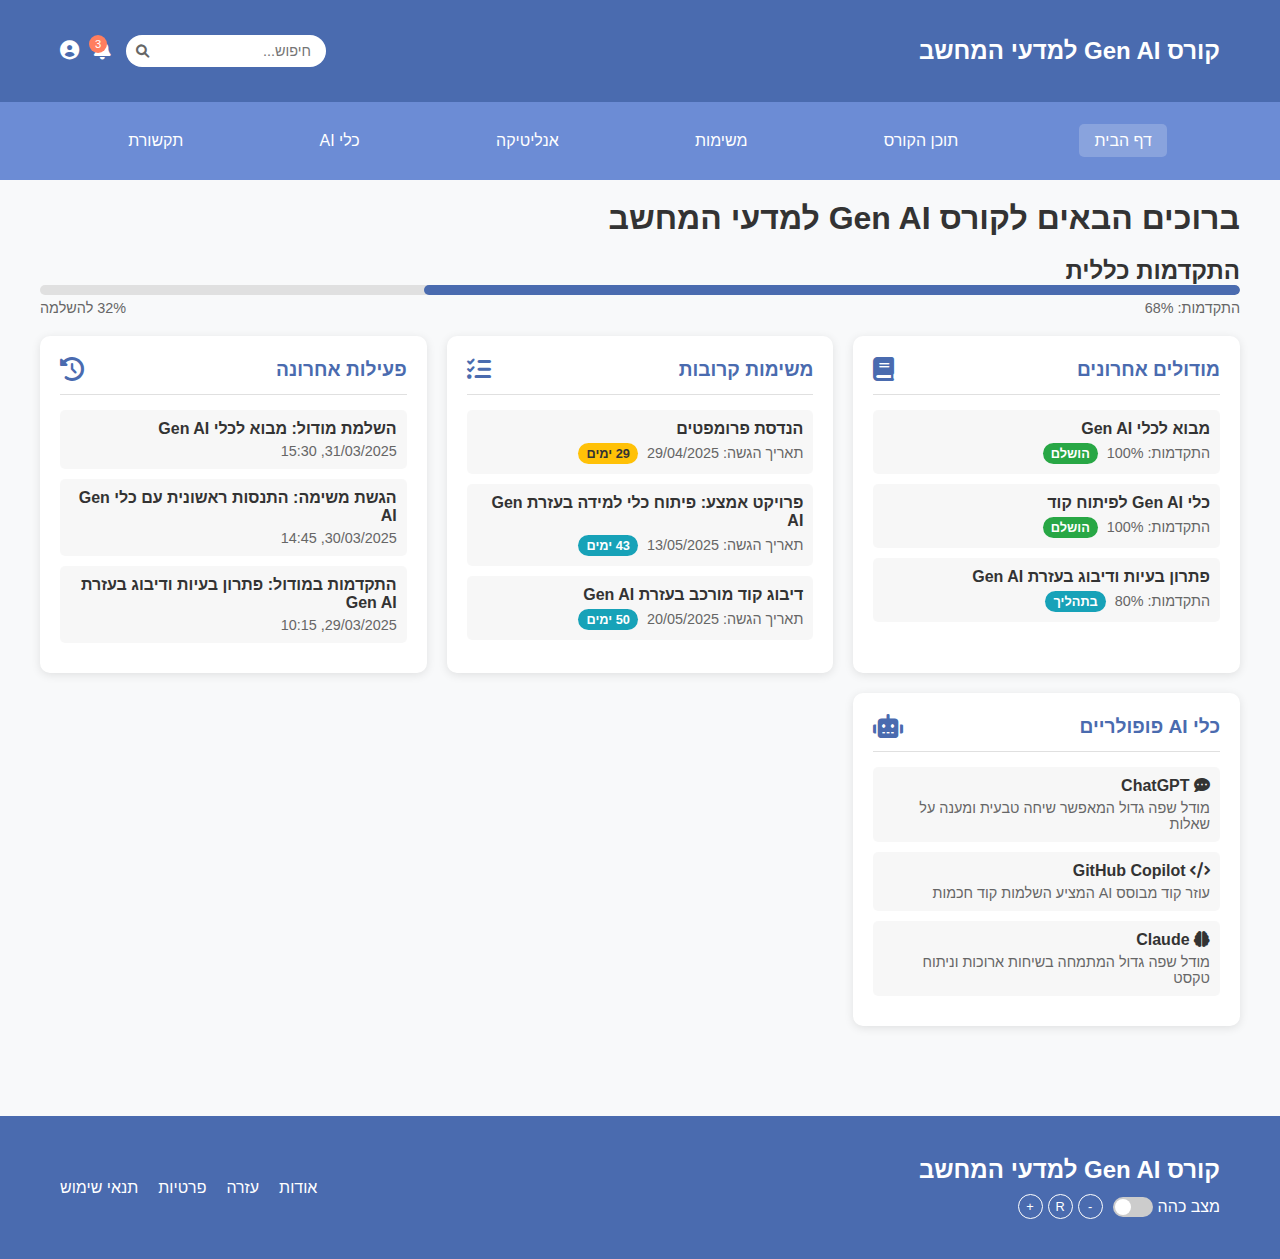
<file: index.html>
<!DOCTYPE html>
<html lang="he" dir="rtl">
<head>
  <base href="./">
    <meta charset="UTF-8">
    <meta name="viewport" content="width=device-width, initial-scale=1.0">
    <title>קורס אינטראקטיבי לסטודנטים במדעי המחשב על Gen AI</title>
    <link rel="stylesheet" href="https://cdnjs.cloudflare.com/ajax/libs/font-awesome/6.0.0/css/all.min.css">
    <style>
        :root {
            --primary-color: #4a6baf;
            --secondary-color: #6c8cd5;
            --accent-color: #ff7e5f;
            --text-color: #333;
            --bg-color: #f8f9fa;
            --card-bg: #ffffff;
            --border-color: #e0e0e0;
            --success-color: #28a745;
            --warning-color: #ffc107;
            --danger-color: #dc3545;
            --info-color: #17a2b8;
        }

        body.dark-theme {
            --primary-color: #5d7fc9;
            --secondary-color: #7d9be0;
            --accent-color: #ff9e7f;
            --text-color: #e0e0e0;
            --bg-color: #1a1a1a;
            --card-bg: #2c2c2c;
            --border-color: #444;
            --success-color: #2ebd4e;
            --warning-color: #ffce3a;
            --danger-color: #e04c59;
            --info-color: #20b2c9;
        }

        * {
            margin: 0;
            padding: 0;
            box-sizing: border-box;
            font-family: 'Segoe UI', Tahoma, Geneva, Verdana, sans-serif;
        }

        body {
            background-color: var(--bg-color);
            color: var(--text-color);
            transition: background-color 0.3s, color 0.3s;
        }

        .container {
            max-width: 1200px;
            margin: 0 auto;
            padding: 20px;
        }

        header {
            background-color: var(--primary-color);
            color: white;
            padding: 15px 0;
            box-shadow: 0 2px 5px rgba(0, 0, 0, 0.1);
        }

        .header-content {
            display: flex;
            justify-content: space-between;
            align-items: center;
        }

        .logo {
            font-size: 1.5rem;
            font-weight: bold;
        }

        .user-controls {
            display: flex;
            align-items: center;
            gap: 15px;
        }

        .search-bar {
            position: relative;
        }

        .search-bar input {
            padding: 8px 15px;
            border-radius: 20px;
            border: none;
            width: 200px;
            font-size: 0.9rem;
        }

        .search-bar button {
            position: absolute;
            left: 10px;
            top: 50%;
            transform: translateY(-50%);
            background: none;
            border: none;
            color: #666;
            cursor: pointer;
        }

        .user-menu-toggle, .notifications-toggle {
            background: none;
            border: none;
            color: white;
            font-size: 1.2rem;
            cursor: pointer;
            position: relative;
        }

        .notification-count {
            position: absolute;
            top: -5px;
            left: -5px;
            background-color: var(--accent-color);
            color: white;
            font-size: 0.7rem;
            width: 18px;
            height: 18px;
            border-radius: 50%;
            display: flex;
            justify-content: center;
            align-items: center;
        }

        nav {
            background-color: var(--secondary-color);
            padding: 10px 0;
        }

        .nav-links {
            display: flex;
            justify-content: space-around;
            list-style: none;
        }

        .nav-link {
            color: white;
            text-decoration: none;
            padding: 8px 15px;
            border-radius: 5px;
            transition: background-color 0.3s;
        }

        .nav-link:hover, .nav-link.active {
            background-color: rgba(255, 255, 255, 0.2);
        }

        .main-content {
            padding: 20px 0;
        }

        .dashboard-grid {
            display: grid;
            grid-template-columns: repeat(auto-fit, minmax(300px, 1fr));
            gap: 20px;
            margin-bottom: 30px;
        }

        .card {
            background-color: var(--card-bg);
            border-radius: 10px;
            box-shadow: 0 2px 10px rgba(0, 0, 0, 0.1);
            padding: 20px;
            transition: transform 0.3s, box-shadow 0.3s;
        }

        .card:hover {
            transform: translateY(-5px);
            box-shadow: 0 5px 15px rgba(0, 0, 0, 0.15);
        }

        .card-header {
            display: flex;
            justify-content: space-between;
            align-items: center;
            margin-bottom: 15px;
            padding-bottom: 10px;
            border-bottom: 1px solid var(--border-color);
        }

        .card-title {
            font-size: 1.2rem;
            font-weight: bold;
            color: var(--primary-color);
        }

        .card-icon {
            font-size: 1.5rem;
            color: var(--primary-color);
        }

        .progress-container {
            margin: 20px 0;
        }

        .progress-bar {
            height: 10px;
            background-color: #e0e0e0;
            border-radius: 5px;
            overflow: hidden;
        }

        .progress-fill {
            height: 100%;
            background-color: var(--primary-color);
            border-radius: 5px;
            transition: width 0.5s;
        }

        .progress-label {
            display: flex;
            justify-content: space-between;
            margin-top: 5px;
            font-size: 0.9rem;
            color: #666;
        }

        .module-list, .assignment-list, .activity-list, .tool-list {
            list-style: none;
        }

        .module-item, .assignment-item, .activity-item, .tool-item {
            padding: 10px;
            margin-bottom: 10px;
            border-radius: 5px;
            background-color: rgba(0, 0, 0, 0.03);
            transition: background-color 0.3s;
        }

        .module-item:hover, .assignment-item:hover, .activity-item:hover, .tool-item:hover {
            background-color: rgba(0, 0, 0, 0.05);
        }

        .module-title, .assignment-title, .activity-title, .tool-title {
            font-weight: bold;
            margin-bottom: 5px;
        }

        .module-progress, .assignment-due, .activity-time, .tool-description {
            font-size: 0.9rem;
            color: #666;
        }

        .badge {
            display: inline-block;
            padding: 3px 8px;
            border-radius: 12px;
            font-size: 0.8rem;
            font-weight: bold;
            margin-right: 5px;
        }

        .badge-success {
            background-color: var(--success-color);
            color: white;
        }

        .badge-warning {
            background-color: var(--warning-color);
            color: #333;
        }

        .badge-danger {
            background-color: var(--danger-color);
            color: white;
        }

        .badge-info {
            background-color: var(--info-color);
            color: white;
        }

        footer {
            background-color: var(--primary-color);
            color: white;
            padding: 20px 0;
            margin-top: 40px;
        }

        .footer-content {
            display: flex;
            justify-content: space-between;
            align-items: center;
        }

        .footer-links {
            display: flex;
            gap: 20px;
        }

        .footer-link {
            color: white;
            text-decoration: none;
        }

        .footer-link:hover {
            text-decoration: underline;
        }

        .accessibility-controls {
            display: flex;
            gap: 10px;
            align-items: center;
            margin-top: 10px;
        }

        .theme-toggle {
            display: flex;
            align-items: center;
            gap: 5px;
        }

        .theme-toggle label {
            position: relative;
            display: inline-block;
            width: 40px;
            height: 20px;
        }

        .theme-toggle input {
            opacity: 0;
            width: 0;
            height: 0;
        }

        .slider {
            position: absolute;
            cursor: pointer;
            top: 0;
            left: 0;
            right: 0;
            bottom: 0;
            background-color: #ccc;
            transition: .4s;
            border-radius: 20px;
        }

        .slider:before {
            position: absolute;
            content: "";
            height: 16px;
            width: 16px;
            left: 2px;
            bottom: 2px;
            background-color: white;
            transition: .4s;
            border-radius: 50%;
        }

        input:checked + .slider {
            background-color: var(--accent-color);
        }

        input:checked + .slider:before {
            transform: translateX(20px);
        }

        .font-size-controls {
            display: flex;
            gap: 5px;
        }

        .font-size-btn {
            background: none;
            border: 1px solid white;
            color: white;
            width: 25px;
            height: 25px;
            border-radius: 50%;
            display: flex;
            justify-content: center;
            align-items: center;
            cursor: pointer;
            font-size: 0.8rem;
        }

        .loading-indicator {
            position: fixed;
            top: 0;
            left: 0;
            right: 0;
            bottom: 0;
            background-color: rgba(0, 0, 0, 0.5);
            display: flex;
            justify-content: center;
            align-items: center;
            z-index: 1000;
            display: none;
        }

        .loading-indicator.active {
            display: flex;
        }

        .spinner {
            width: 50px;
            height: 50px;
            border: 5px solid rgba(255, 255, 255, 0.3);
            border-radius: 50%;
            border-top-color: white;
            animation: spin 1s ease-in-out infinite;
        }

        @keyframes spin {
            to { transform: rotate(360deg); }
        }

        .error-container, .success-container {
            position: fixed;
            top: 20px;
            right: 20px;
            padding: 15px 20px;
            border-radius: 5px;
            color: white;
            z-index: 1000;
            display: none;
            max-width: 300px;
            box-shadow: 0 3px 10px rgba(0, 0, 0, 0.2);
        }

        .error-container {
            background-color: var(--danger-color);
        }

        .success-container {
            background-color: var(--success-color);
        }

        .error-container.active, .success-container.active {
            display: block;
            animation: fadeIn 0.3s, fadeOut 0.3s 2.7s;
        }

        @keyframes fadeIn {
            from { opacity: 0; transform: translateY(-20px); }
            to { opacity: 1; transform: translateY(0); }
        }

        @keyframes fadeOut {
            from { opacity: 1; transform: translateY(0); }
            to { opacity: 0; transform: translateY(-20px); }
        }

        @media (max-width: 768px) {
            .header-content, .nav-links {
                flex-direction: column;
                gap: 10px;
            }

            .user-controls {
                width: 100%;
                justify-content: space-between;
            }

            .search-bar input {
                width: 100%;
            }

            .dashboard-grid {
                grid-template-columns: 1fr;
            }

            .footer-content {
                flex-direction: column;
                gap: 20px;
            }
        }
    </style>
</head>
<body>
    <div class="loading-indicator">
        <div class="spinner"></div>
    </div>
    <div class="error-container"></div>
    <div class="success-container"></div>

    <header>
        <div class="container">
            <div class="header-content">
                <div class="logo">קורס Gen AI למדעי המחשב</div>
                <div class="user-controls">
                    <div class="search-bar">
                        <input type="text" id="search-input" placeholder="חיפוש...">
                        <button id="search-button"><i class="fas fa-search"></i></button>
                    </div>
                    <button class="notifications-toggle">
                        <i class="fas fa-bell"></i>
                        <span class="notification-count">3</span>
                    </button>
                    <button class="user-menu-toggle">
                        <i class="fas fa-user-circle"></i>
                    </button>
                </div>
            </div>
        </div>
    </header>

    <nav>
        <div class="container">
            <ul class="nav-links">
                <li><a href="#" class="nav-link active" data-page="dashboard">דף הבית</a></li>
                <li><a href="#" class="nav-link" data-page="course-content">תוכן הקורס</a></li>
                <li><a href="#" class="nav-link" data-page="assignments">משימות</a></li>
                <li><a href="#" class="nav-link" data-page="analytics">אנליטיקה</a></li>
                <li><a href="#" class="nav-link" data-page="ai-tools">כלי AI</a></li>
                <li><a href="#" class="nav-link" data-page="communication">תקשורת</a></li>
            </ul>
        </div>
    </nav>

    <main class="container main-content">
        <h1>ברוכים הבאים לקורס Gen AI למדעי המחשב</h1>
        
        <div class="progress-container">
            <h2>התקדמות כללית</h2>
            <div class="progress-bar">
                <div class="progress-fill" style="width: 68%;"></div>
            </div>
            <div class="progress-label">
                <span>התקדמות: 68%</span>
                <span>32% להשלמה</span>
            </div>
        </div>

        <div class="dashboard-grid">
            <div class="card">
                <div class="card-header">
                    <h2 class="card-title">מודולים אחרונים</h2>
                    <div class="card-icon"><i class="fas fa-book"></i></div>
                </div>
                <ul class="module-list">
                    <li class="module-item">
                        <div class="module-title">מבוא לכלי Gen AI</div>
                        <div class="module-progress">התקדמות: 100% <span class="badge badge-success">הושלם</span></div>
                    </li>
                    <li class="module-item">
                        <div class="module-title">כלי Gen AI לפיתוח קוד</div>
                        <div class="module-progress">התקדמות: 100% <span class="badge badge-success">הושלם</span></div>
                    </li>
                    <li class="module-item">
                        <div class="module-title">פתרון בעיות ודיבוג בעזרת Gen AI</div>
                        <div class="module-progress">התקדמות: 80% <span class="badge badge-info">בתהליך</span></div>
                    </li>
                </ul>
            </div>

            <div class="card">
                <div class="card-header">
                    <h2 class="card-title">משימות קרובות</h2>
                    <div class="card-icon"><i class="fas fa-tasks"></i></div>
                </div>
                <ul class="assignment-list">
                    <li class="assignment-item">
                        <div class="assignment-title">הנדסת פרומפטים</div>
                        <div class="assignment-due">תאריך הגשה: 29/04/2025 <span class="badge badge-warning">29 ימים</span></div>
                    </li>
                    <li class="assignment-item">
                        <div class="assignment-title">פרויקט אמצע: פיתוח כלי למידה בעזרת Gen AI</div>
                        <div class="assignment-due">תאריך הגשה: 13/05/2025 <span class="badge badge-info">43 ימים</span></div>
                    </li>
                    <li class="assignment-item">
                        <div class="assignment-title">דיבוג קוד מורכב בעזרת Gen AI</div>
                        <div class="assignment-due">תאריך הגשה: 20/05/2025 <span class="badge badge-info">50 ימים</span></div>
                    </li>
                </ul>
            </div>

            <div class="card">
                <div class="card-header">
                    <h2 class="card-title">פעילות אחרונה</h2>
                    <div class="card-icon"><i class="fas fa-history"></i></div>
                </div>
                <ul class="activity-list">
                    <li class="activity-item">
                        <div class="activity-title">השלמת מודול: מבוא לכלי Gen AI</div>
                        <div class="activity-time">31/03/2025, 15:30</div>
                    </li>
                    <li class="activity-item">
                        <div class="activity-title">הגשת משימה: התנסות ראשונית עם כלי Gen AI</div>
                        <div class="activity-time">30/03/2025, 14:45</div>
                    </li>
                    <li class="activity-item">
                        <div class="activity-title">התקדמות במודול: פתרון בעיות ודיבוג בעזרת Gen AI</div>
                        <div class="activity-time">29/03/2025, 10:15</div>
                    </li>
                </ul>
            </div>

            <div class="card">
                <div class="card-header">
                    <h2 class="card-title">כלי AI פופולריים</h2>
                    <div class="card-icon"><i class="fas fa-robot"></i></div>
                </div>
                <ul class="tool-list">
                    <li class="tool-item">
                        <div class="tool-title"><i class="fas fa-comment-dots"></i> ChatGPT</div>
                        <div class="tool-description">מודל שפה גדול המאפשר שיחה טבעית ומענה על שאלות</div>
                    </li>
                    <li class="tool-item">
                        <div class="tool-title"><i class="fas fa-code"></i> GitHub Copilot</div>
                        <div class="tool-description">עוזר קוד מבוסס AI המציע השלמות קוד חכמות</div>
                    </li>
                    <li class="tool-item">
                        <div class="tool-title"><i class="fas fa-brain"></i> Claude</div>
                        <div class="tool-description">מודל שפה גדול המתמחה בשיחות ארוכות וניתוח טקסט</div>
                    </li>
                </ul>
            </div>
        </div>
    </main>

    <footer>
        <div class="container">
            <div class="footer-content">
                <div>
                    <div class="logo">קורס Gen AI למדעי המחשב</div>
                    <div class="accessibility-controls">
                        <div class="theme-toggle">
                            <span>מצב כהה</span>
                            <label>
                                <input type="checkbox" id="theme-toggle">
                                <span class="slider"></span>
                            </label>
                        </div>
                        <div class="font-size-controls">
                            <button class="font-size-btn" id="decrease-font">-</button>
                            <button class="font-size-btn" id="reset-font">R</button>
                            <button class="font-size-btn" id="increase-font">+</button>
                        </div>
                    </div>
                </div>
                <div class="footer-links">
                    <a href="#" class="footer-link">אודות</a>
                    <a href="#" class="footer-link">עזרה</a>
                    <a href="#" class="footer-link">פרטיות</a>
                    <a href="#" class="footer-link">תנאי שימוש</a>
                </div>
            </div>
        </div>
    </footer>

    <script>
        // Theme toggle functionality
        const themeToggle = document.getElementById('theme-toggle');
        themeToggle.addEventListener('change', () => {
            document.body.classList.toggle('dark-theme');
            localStorage.setItem('darkTheme', themeToggle.checked);
        });

        // Check for saved theme preference
        const savedTheme = localStorage.getItem('darkTheme');
        if (savedTheme === 'true') {
            document.body.classList.add('dark-theme');
            themeToggle.checked = true;
        }

        // Font size controls
        const increaseFontBtn = document.getElementById('increase-font');
        const decreaseFontBtn = document.getElementById('decrease-font');
        const resetFontBtn = document.getElementById('reset-font');

        // Set initial font size based on saved preference
        const savedFontSize = localStorage.getItem('fontSize');
        if (savedFontSize) {
            document.documentElement.style.fontSize = savedFontSize;
        }

        increaseFontBtn.addEventListener('click', () => {
            const currentSize = parseFloat(getComputedStyle(document.documentElement).fontSize);
            const newSize = currentSize * 1.1;
            document.documentElement.style.fontSize = `${newSize}px`;
            localStorage.setItem('fontSize', `${newSize}px`);
        });

        decreaseFontBtn.addEventListener('click', () => {
            const currentSize = parseFloat(getComputedStyle(document.documentElement).fontSize);
            const newSize = currentSize * 0.9;
            document.documentElement.style.fontSize = `${newSize}px`;
            localStorage.setItem('fontSize', `${newSize}px`);
        });

        resetFontBtn.addEventListener('click', () => {
            document.documentElement.style.fontSize = '16px';
            localStorage.removeItem('fontSize');
        });

        // Navigation
        const navLinks = document.querySelectorAll('.nav-link');
        navLinks.forEach(link => {
            link.addEventListener('click', (e) => {
                e.preventDefault();
                
                // Remove active class from all links
                navLinks.forEach(l => l.classList.remove('active'));
                
                // Add active class to clicked link
                link.classList.add('active');
                
                // In a real application, this would load the corresponding page content
                const page = link.dataset.page;
                console.log(`Navigating to ${page}`);
                
                // Show success message for demonstration
                showSuccessMessage(`עברת לעמוד ${page}`);
            });
        });

        // Show error message
        function showErrorMessage(message) {
            const errorContainer = document.querySelector('.error-container');
            errorContainer.textContent = message;
            errorContainer.classList.add('active');
            
            setTimeout(() => {
                errorContainer.classList.remove('active');
            }, 3000);
        }

        // Show success message
        function showSuccessMessage(message) {
            const successContainer = document.querySelector('.success-container');
            successContainer.textContent = message;
            successContainer.classList.add('active');
            
            setTimeout(() => {
                successContainer.classList.remove('active');
            }, 3000);
        }

        // Search functionality (simplified for demonstration)
        const searchInput = document.getElementById('search-input');
        const searchButton = document.getElementById('search-button');
        
        searchButton.addEventListener('click', () => {
            const query = searchInput.value.trim();
            if (query) {
                showSuccessMessage(`חיפוש: ${query}`);
                searchInput.value = '';
            }
        });
        
        searchInput.addEventListener('keydown', (e) => {
            if (e.key === 'Enter') {
                const query = searchInput.value.trim();
                if (query) {
                    showSuccessMessage(`חיפוש: ${query}`);
                    searchInput.value = '';
                }
            }
        });

        // Notifications toggle (simplified for demonstration)
        const notificationsToggle = document.querySelector('.notifications-toggle');
        notificationsToggle.addEventListener('click', () => {
            showSuccessMessage('הצגת התראות');
        });

        // User menu toggle (simplified for demonstration)
        const userMenuToggle = document.querySelector('.user-menu-toggle');
        userMenuToggle.addEventListener('click', () => {
            showSuccessMessage('הצגת תפריט משתמש');
        });
    </script>
</body>
</html>
</file>
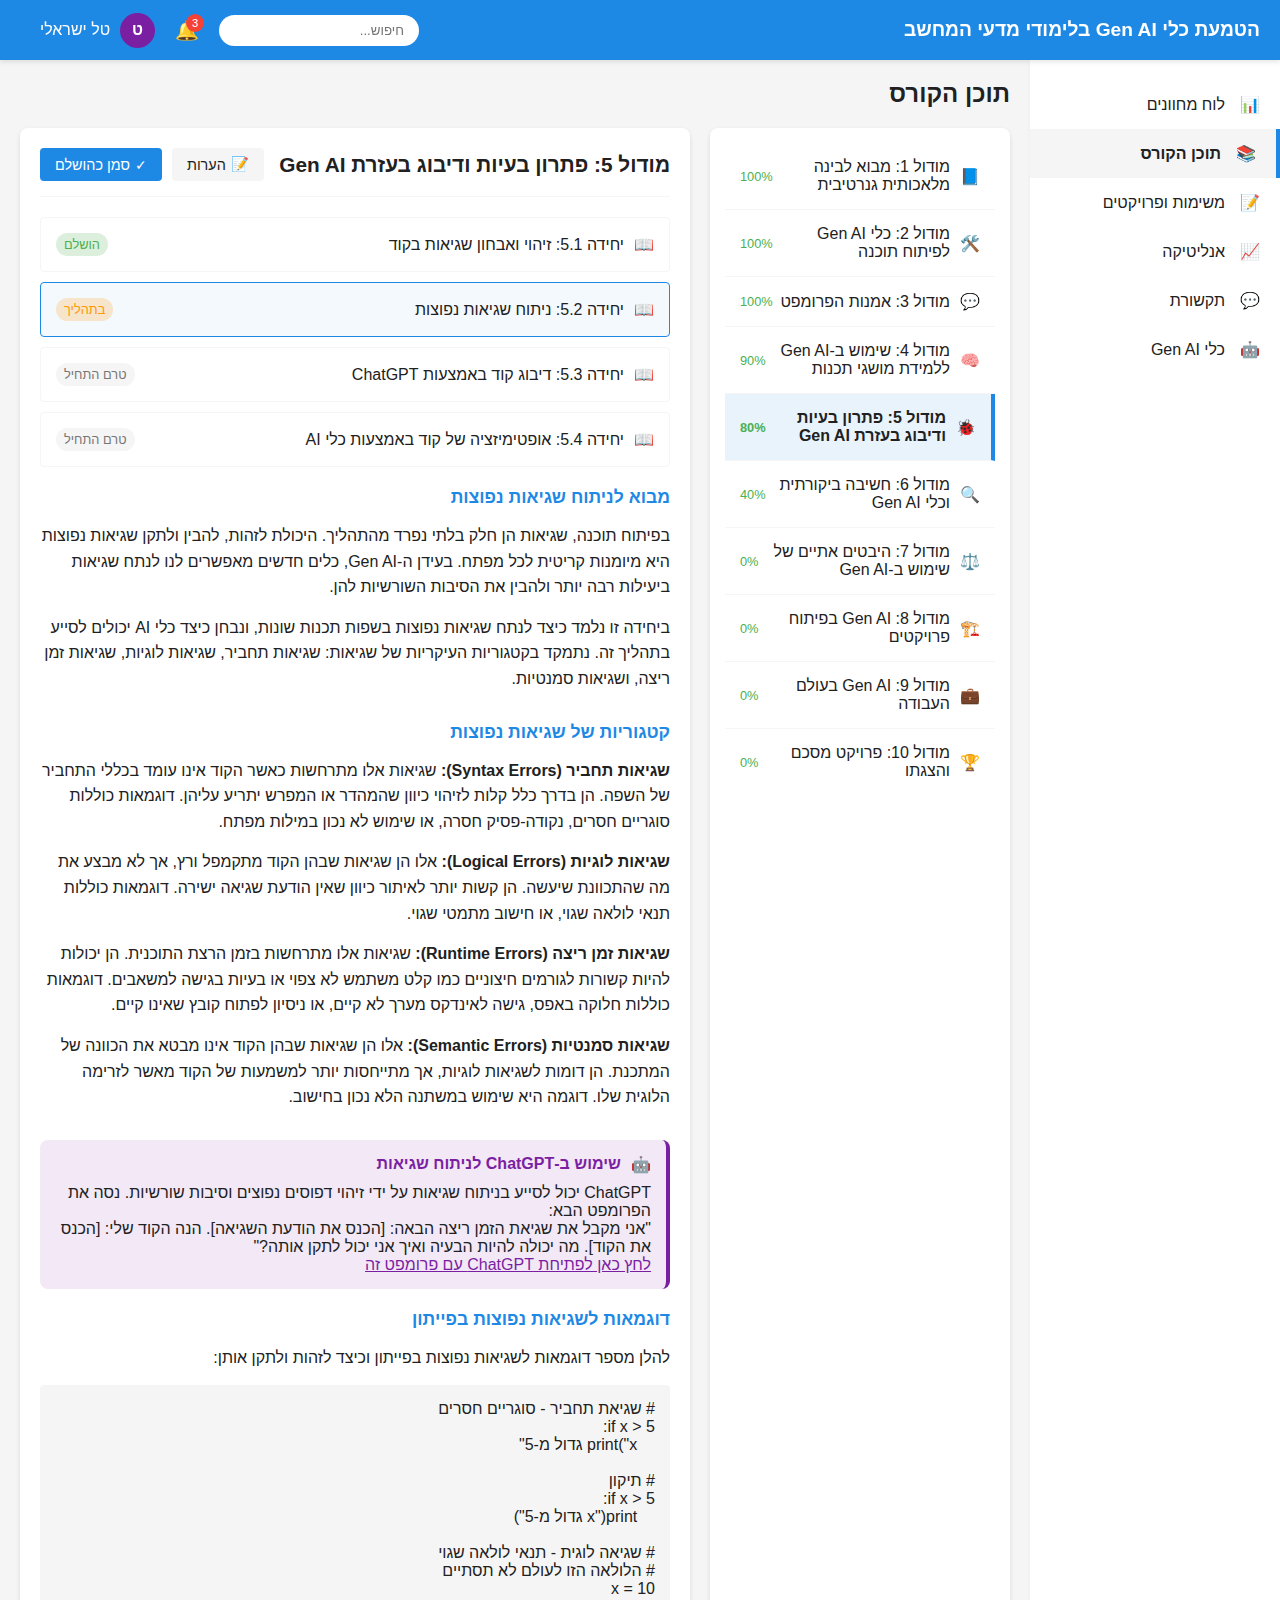
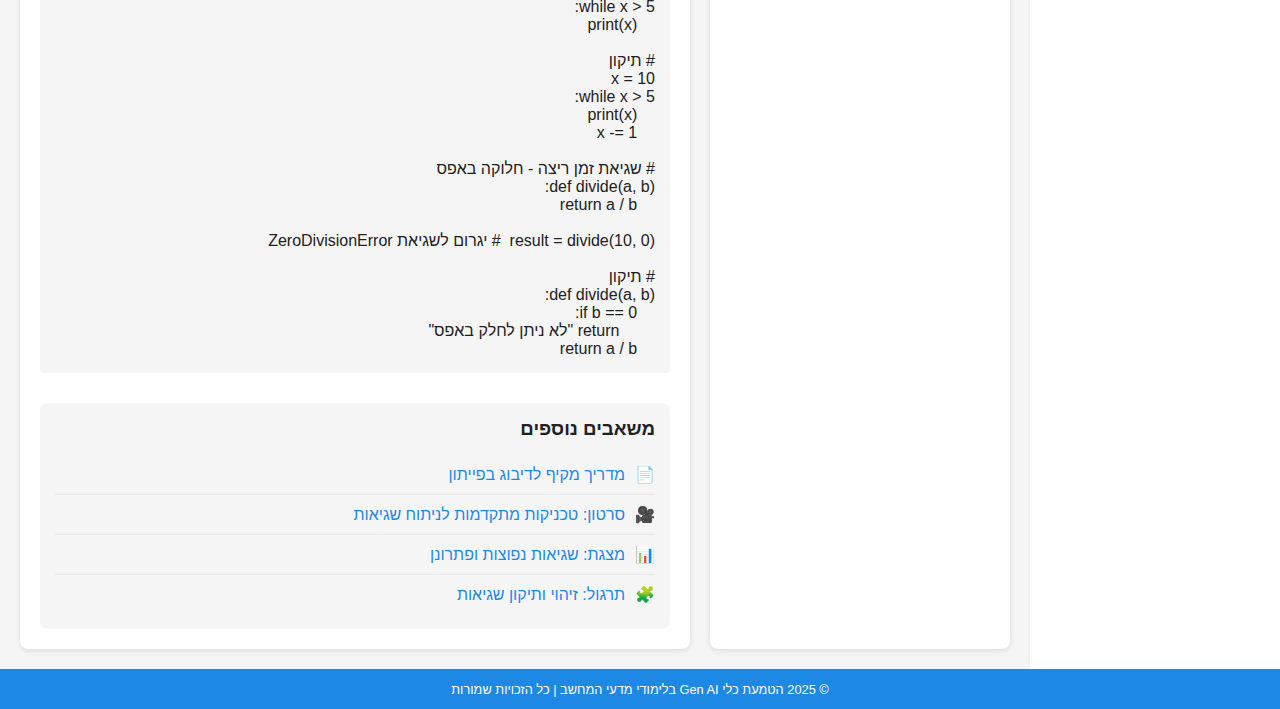
<file: course_content.html>
<!DOCTYPE html>
<html lang="he" dir="rtl">
<head>
    <meta charset="UTF-8">
    <meta name="viewport" content="width=device-width, initial-scale=1.0">
    <title>מוקאפ דאשבורד - תוכן הקורס</title>
    <style>
        :root {
            --primary-color: #1E88E5;
            --secondary-color: #4CAF50;
            --tertiary-color: #7B1FA2;
            --accent-color-1: #FF9800;
            --accent-color-2: #F44336;
            --bg-color: #FFFFFF;
            --bg-color-secondary: #F5F5F5;
            --text-color: #212121;
            --text-color-light: #757575;
        }
        
        * {
            margin: 0;
            padding: 0;
            box-sizing: border-box;
            font-family: 'Roboto', 'Open Sans', sans-serif;
        }
        
        body {
            background-color: var(--bg-color-secondary);
            color: var(--text-color);
            direction: rtl;
        }
        
        .dashboard-container {
            display: grid;
            grid-template-columns: 250px 1fr;
            grid-template-rows: 60px 1fr 40px;
            grid-template-areas:
                "header header"
                "sidebar main"
                "footer footer";
            min-height: 100vh;
        }
        
        /* Header */
        .header {
            grid-area: header;
            background-color: var(--primary-color);
            color: white;
            display: flex;
            justify-content: space-between;
            align-items: center;
            padding: 0 20px;
            box-shadow: 0 2px 5px rgba(0,0,0,0.1);
            position: sticky;
            top: 0;
            z-index: 100;
        }
        
        .logo {
            display: flex;
            align-items: center;
            font-weight: bold;
            font-size: 1.2rem;
        }
        
        .logo img {
            height: 40px;
            margin-left: 10px;
        }
        
        .header-controls {
            display: flex;
            align-items: center;
        }
        
        .search-bar {
            margin-left: 20px;
            position: relative;
        }
        
        .search-bar input {
            padding: 8px 15px;
            border-radius: 20px;
            border: none;
            width: 200px;
        }
        
        .notifications {
            margin-left: 20px;
            position: relative;
        }
        
        .notifications-icon {
            color: white;
            font-size: 1.2rem;
            cursor: pointer;
        }
        
        .notification-badge {
            position: absolute;
            top: -5px;
            right: -5px;
            background-color: var(--accent-color-2);
            color: white;
            border-radius: 50%;
            width: 18px;
            height: 18px;
            font-size: 0.7rem;
            display: flex;
            justify-content: center;
            align-items: center;
        }
        
        .user-profile {
            display: flex;
            align-items: center;
            margin-left: 20px;
            cursor: pointer;
        }
        
        .user-avatar {
            width: 35px;
            height: 35px;
            border-radius: 50%;
            background-color: var(--tertiary-color);
            display: flex;
            justify-content: center;
            align-items: center;
            color: white;
            font-weight: bold;
            margin-left: 10px;
        }
        
        /* Sidebar */
        .sidebar {
            grid-area: sidebar;
            background-color: white;
            box-shadow: 2px 0 5px rgba(0,0,0,0.1);
            padding: 20px 0;
        }
        
        .nav-menu {
            list-style: none;
        }
        
        .nav-item {
            padding: 15px 20px;
            display: flex;
            align-items: center;
            cursor: pointer;
            transition: background-color 0.3s;
        }
        
        .nav-item:hover {
            background-color: var(--bg-color-secondary);
        }
        
        .nav-item.active {
            background-color: var(--bg-color-secondary);
            border-right: 4px solid var(--primary-color);
            font-weight: bold;
        }
        
        .nav-icon {
            margin-left: 15px;
            color: var(--primary-color);
        }
        
        /* Main Content */
        .main-content {
            grid-area: main;
            padding: 20px;
            overflow-y: auto;
        }
        
        .page-title {
            margin-bottom: 20px;
            font-size: 1.5rem;
            color: var(--text-color);
        }
        
        /* Course Content Specific Styles */
        .course-container {
            display: grid;
            grid-template-columns: 300px 1fr;
            gap: 20px;
        }
        
        .modules-list {
            background-color: white;
            border-radius: 8px;
            box-shadow: 0 2px 5px rgba(0,0,0,0.1);
            padding: 15px;
        }
        
        .module-item {
            padding: 15px;
            border-bottom: 1px solid var(--bg-color-secondary);
            cursor: pointer;
            transition: background-color 0.3s;
            display: flex;
            justify-content: space-between;
            align-items: center;
        }
        
        .module-item:last-child {
            border-bottom: none;
        }
        
        .module-item:hover {
            background-color: var(--bg-color-secondary);
        }
        
        .module-item.active {
            background-color: rgba(30, 136, 229, 0.1);
            border-right: 4px solid var(--primary-color);
            font-weight: bold;
        }
        
        .module-title {
            display: flex;
            align-items: center;
        }
        
        .module-icon {
            margin-left: 10px;
            color: var(--primary-color);
        }
        
        .module-progress {
            font-size: 0.8rem;
            color: var(--secondary-color);
        }
        
        .content-area {
            background-color: white;
            border-radius: 8px;
            box-shadow: 0 2px 5px rgba(0,0,0,0.1);
            padding: 20px;
        }
        
        .content-header {
            display: flex;
            justify-content: space-between;
            align-items: center;
            margin-bottom: 20px;
            padding-bottom: 15px;
            border-bottom: 1px solid var(--bg-color-secondary);
        }
        
        .content-title {
            font-size: 1.3rem;
            font-weight: bold;
        }
        
        .content-controls {
            display: flex;
            gap: 10px;
        }
        
        .control-button {
            padding: 8px 15px;
            border-radius: 4px;
            border: none;
            background-color: var(--primary-color);
            color: white;
            cursor: pointer;
            display: flex;
            align-items: center;
            font-size: 0.9rem;
        }
        
        .control-button.secondary {
            background-color: var(--bg-color-secondary);
            color: var(--text-color);
        }
        
        .control-icon {
            margin-left: 5px;
        }
        
        .units-list {
            margin-bottom: 20px;
        }
        
        .unit-item {
            padding: 15px;
            border: 1px solid var(--bg-color-secondary);
            border-radius: 4px;
            margin-bottom: 10px;
            cursor: pointer;
            transition: all 0.3s;
            display: flex;
            justify-content: space-between;
            align-items: center;
        }
        
        .unit-item:hover {
            box-shadow: 0 2px 5px rgba(0,0,0,0.1);
        }
        
        .unit-item.active {
            border-color: var(--primary-color);
            background-color: rgba(30, 136, 229, 0.05);
        }
        
        .unit-title {
            display: flex;
            align-items: center;
        }
        
        .unit-icon {
            margin-left: 10px;
            color: var(--primary-color);
        }
        
        .unit-status {
            font-size: 0.8rem;
            padding: 4px 8px;
            border-radius: 12px;
            background-color: var(--bg-color-secondary);
        }
        
        .status-completed {
            background-color: rgba(76, 175, 80, 0.2);
            color: var(--secondary-color);
        }
        
        .status-in-progress {
            background-color: rgba(255, 152, 0, 0.2);
            color: var(--accent-color-1);
        }
        
        .status-not-started {
            background-color: var(--bg-color-secondary);
            color: var(--text-color-light);
        }
        
        .unit-content {
            margin-top: 20px;
        }
        
        .content-section {
            margin-bottom: 30px;
        }
        
        .section-title {
            font-size: 1.1rem;
            font-weight: bold;
            margin-bottom: 15px;
            color: var(--primary-color);
        }
        
        .section-text {
            line-height: 1.6;
            margin-bottom: 15px;
        }
        
        .content-image {
            width: 100%;
            border-radius: 4px;
            margin: 15px 0;
        }
        
        .ai-integration {
            background-color: rgba(123, 31, 162, 0.1);
            border-radius: 8px;
            padding: 15px;
            margin: 20px 0;
            border-right: 4px solid var(--tertiary-color);
        }
        
        .ai-integration-title {
            display: flex;
            align-items: center;
            font-weight: bold;
            margin-bottom: 10px;
            color: var(--tertiary-color);
        }
        
        .ai-icon {
            margin-left: 10px;
        }
        
        .resources-section {
            background-color: var(--bg-color-secondary);
            border-radius: 8px;
            padding: 15px;
            margin-top: 30px;
        }
        
        .resources-title {
            font-weight: bold;
            margin-bottom: 15px;
        }
        
        .resources-list {
            list-style: none;
        }
        
        .resource-item {
            padding: 10px 0;
            border-bottom: 1px solid rgba(0,0,0,0.05);
            display: flex;
            align-items: center;
        }
        
        .resource-item:last-child {
            border-bottom: none;
        }
        
        .resource-icon {
            margin-left: 10px;
            color: var(--primary-color);
        }
        
        .resource-link {
            color: var(--primary-color);
            text-decoration: none;
        }
        
        .resource-link:hover {
            text-decoration: underline;
        }
        
        /* Footer */
        .footer {
            grid-area: footer;
            background-color: var(--primary-color);
            color: white;
            display: flex;
            justify-content: center;
            align-items: center;
            font-size: 0.8rem;
        }
        
        /* Responsive */
        @media (max-width: 768px) {
            .dashboard-container {
                grid-template-columns: 1fr;
                grid-template-areas:
                    "header"
                    "main"
                    "footer";
            }
            
            .sidebar {
                display: none;
            }
            
            .course-container {
                grid-template-columns: 1fr;
            }
        }
    </style>
</head>
<body>
    <div class="dashboard-container">
        <!-- Header -->
        <header class="header">
            <div class="logo">
                <span>הטמעת כלי Gen AI בלימודי מדעי המחשב</span>
            </div>
            <div class="header-controls">
                <div class="search-bar">
                    <input type="text" placeholder="חיפוש...">
                </div>
                <div class="notifications">
                    <div class="notifications-icon">🔔</div>
                    <div class="notification-badge">3</div>
                </div>
                <div class="user-profile">
                    <div class="user-avatar">ט</div>
                    <span>טל ישראלי</span>
                </div>
            </div>
        </header>
        
        <!-- Sidebar -->
        <aside class="sidebar">
            <ul class="nav-menu">
                <li class="nav-item">
                    <div class="nav-icon">📊</div>
                    <span>לוח מחוונים</span>
                </li>
                <li class="nav-item active">
                    <div class="nav-icon">📚</div>
                    <span>תוכן הקורס</span>
                </li>
                <li class="nav-item">
                    <div class="nav-icon">📝</div>
                    <span>משימות ופרויקטים</span>
                </li>
                <li class="nav-item">
                    <div class="nav-icon">📈</div>
                    <span>אנליטיקה</span>
                </li>
                <li class="nav-item">
                    <div class="nav-icon">💬</div>
                    <span>תקשורת</span>
                </li>
                <li class="nav-item">
                    <div class="nav-icon">🤖</div>
                    <span>כלי Gen AI</span>
                </li>
            </ul>
        </aside>
        
        <!-- Main Content -->
        <main class="main-content">
            <h1 class="page-title">תוכן הקורס</h1>
            
            <div class="course-container">
                <!-- Modules List -->
                <div class="modules-list">
                    <div class="module-item">
                        <div class="module-title">
                            <div class="module-icon">📘</div>
                            <span>מודול 1: מבוא לבינה מלאכותית גנרטיבית</span>
                        </div>
                        <div class="module-progress">100%</div>
                    </div>
                    <div class="module-item">
                        <div class="module-title">
                            <div class="module-icon">🛠️</div>
                            <span>מודול 2: כלי Gen AI לפיתוח תוכנה</span>
                        </div>
                        <div class="module-progress">100%</div>
                    </div>
                    <div class="module-item">
                        <div class="module-title">
                            <div class="module-icon">💬</div>
                            <span>מודול 3: אמנות הפרומפט</span>
                        </div>
                        <div class="module-progress">100%</div>
                    </div>
                    <div class="module-item">
                        <div class="module-title">
                            <div class="module-icon">🧠</div>
                            <span>מודול 4: שימוש ב-Gen AI ללמידת מושגי תכנות</span>
                        </div>
                        <div class="module-progress">90%</div>
                    </div>
                    <div class="module-item active">
                        <div class="module-title">
                            <div class="module-icon">🐞</div>
                            <span>מודול 5: פתרון בעיות ודיבוג בעזרת Gen AI</span>
                        </div>
                        <div class="module-progress">80%</div>
                    </div>
                    <div class="module-item">
                        <div class="module-title">
                            <div class="module-icon">🔍</div>
                            <span>מודול 6: חשיבה ביקורתית וכלי Gen AI</span>
                        </div>
                        <div class="module-progress">40%</div>
                    </div>
                    <div class="module-item">
                        <div class="module-title">
                            <div class="module-icon">⚖️</div>
                            <span>מודול 7: היבטים אתיים של שימוש ב-Gen AI</span>
                        </div>
                        <div class="module-progress">0%</div>
                    </div>
                    <div class="module-item">
                        <div class="module-title">
                            <div class="module-icon">🏗️</div>
                            <span>מודול 8: Gen AI בפיתוח פרויקטים</span>
                        </div>
                        <div class="module-progress">0%</div>
                    </div>
                    <div class="module-item">
                        <div class="module-title">
                            <div class="module-icon">💼</div>
                            <span>מודול 9: Gen AI בעולם העבודה</span>
                        </div>
                        <div class="module-progress">0%</div>
                    </div>
                    <div class="module-item">
                        <div class="module-title">
                            <div class="module-icon">🏆</div>
                            <span>מודול 10: פרויקט מסכם והצגתו</span>
                        </div>
                        <div class="module-progress">0%</div>
                    </div>
                </div>
                
                <!-- Content Area -->
                <div class="content-area">
                    <div class="content-header">
                        <h2 class="content-title">מודול 5: פתרון בעיות ודיבוג בעזרת Gen AI</h2>
                        <div class="content-controls">
                            <button class="control-button secondary">
                                <span class="control-icon">📝</span>
                                <span>הערות</span>
                            </button>
                            <button class="control-button">
                                <span class="control-icon">✓</span>
                                <span>סמן כהושלם</span>
                            </button>
                        </div>
                    </div>
                    
                    <div class="units-list">
                        <div class="unit-item">
                            <div class="unit-title">
                                <div class="unit-icon">📖</div>
                                <span>יחידה 5.1: זיהוי ואבחון שגיאות בקוד</span>
                            </div>
                            <div class="unit-status status-completed">הושלם</div>
                        </div>
                        <div class="unit-item active">
                            <div class="unit-title">
                                <div class="unit-icon">📖</div>
                                <span>יחידה 5.2: ניתוח שגיאות נפוצות</span>
                            </div>
                            <div class="unit-status status-in-progress">בתהליך</div>
                        </div>
                        <div class="unit-item">
                            <div class="unit-title">
                                <div class="unit-icon">📖</div>
                                <span>יחידה 5.3: דיבוג קוד באמצעות ChatGPT</span>
                            </div>
                            <div class="unit-status status-not-started">טרם התחיל</div>
                        </div>
                        <div class="unit-item">
                            <div class="unit-title">
                                <div class="unit-icon">📖</div>
                                <span>יחידה 5.4: אופטימיזציה של קוד באמצעות כלי AI</span>
                            </div>
                            <div class="unit-status status-not-started">טרם התחיל</div>
                        </div>
                    </div>
                    
                    <div class="unit-content">
                        <div class="content-section">
                            <h3 class="section-title">מבוא לניתוח שגיאות נפוצות</h3>
                            <p class="section-text">
                                בפיתוח תוכנה, שגיאות הן חלק בלתי נפרד מהתהליך. היכולת לזהות, להבין ולתקן שגיאות נפוצות היא מיומנות קריטית לכל מפתח. בעידן ה-Gen AI, כלים חדשים מאפשרים לנו לנתח שגיאות ביעילות רבה יותר ולהבין את הסיבות השורשיות להן.
                            </p>
                            <p class="section-text">
                                ביחידה זו נלמד כיצד לנתח שגיאות נפוצות בשפות תכנות שונות, ונבחן כיצד כלי AI יכולים לסייע בתהליך זה. נתמקד בקטגוריות העיקריות של שגיאות: שגיאות תחביר, שגיאות לוגיות, שגיאות זמן ריצה, ושגיאות סמנטיות.
                            </p>
                        </div>
                        
                        <div class="content-section">
                            <h3 class="section-title">קטגוריות של שגיאות נפוצות</h3>
                            <p class="section-text">
                                <strong>שגיאות תחביר (Syntax Errors):</strong> שגיאות אלו מתרחשות כאשר הקוד אינו עומד בכללי התחביר של השפה. הן בדרך כלל קלות לזיהוי כיוון שהמהדר או המפרש יתריע עליהן. דוגמאות כוללות סוגריים חסרים, נקודה-פסיק חסרה, או שימוש לא נכון במילות מפתח.
                            </p>
                            <p class="section-text">
                                <strong>שגיאות לוגיות (Logical Errors):</strong> אלו הן שגיאות שבהן הקוד מתקמפל ורץ, אך לא מבצע את מה שהתכוונת שיעשה. הן קשות יותר לאיתור כיוון שאין הודעת שגיאה ישירה. דוגמאות כוללות תנאי לולאה שגוי, או חישוב מתמטי שגוי.
                            </p>
                            <p class="section-text">
                                <strong>שגיאות זמן ריצה (Runtime Errors):</strong> שגיאות אלו מתרחשות בזמן הרצת התוכנית. הן יכולות להיות קשורות לגורמים חיצוניים כמו קלט משתמש לא צפוי או בעיות בגישה למשאבים. דוגמאות כוללות חלוקה באפס, גישה לאינדקס מערך לא קיים, או ניסיון לפתוח קובץ שאינו קיים.
                            </p>
                            <p class="section-text">
                                <strong>שגיאות סמנטיות (Semantic Errors):</strong> אלו הן שגיאות שבהן הקוד אינו מבטא את הכוונה של המתכנת. הן דומות לשגיאות לוגיות, אך מתייחסות יותר למשמעות של הקוד מאשר לזרימה הלוגית שלו. דוגמה היא שימוש במשתנה הלא נכון בחישוב.
                            </p>
                        </div>
                        
                        <div class="ai-integration">
                            <div class="ai-integration-title">
                                <div class="ai-icon">🤖</div>
                                <span>שימוש ב-ChatGPT לניתוח שגיאות</span>
                            </div>
                            <p>
                                ChatGPT יכול לסייע בניתוח שגיאות על ידי זיהוי דפוסים נפוצים וסיבות שורשיות. נסה את הפרומפט הבא:
                            </p>
                            <blockquote>
                                "אני מקבל את שגיאת הזמן ריצה הבאה: [הכנס את הודעת השגיאה]. הנה הקוד שלי: [הכנס את הקוד]. מה יכולה להיות הבעיה ואיך אני יכול לתקן אותה?"
                            </blockquote>
                            <p>
                                <a href="#" style="color: var(--tertiary-color);">לחץ כאן לפתיחת ChatGPT עם פרומפט זה</a>
                            </p>
                        </div>
                        
                        <div class="content-section">
                            <h3 class="section-title">דוגמאות לשגיאות נפוצות בפייתון</h3>
                            <p class="section-text">
                                להלן מספר דוגמאות לשגיאות נפוצות בפייתון וכיצד לזהות ולתקן אותן:
                            </p>
                            <pre style="background-color: #f5f5f5; padding: 15px; border-radius: 4px; overflow-x: auto;">
# שגיאת תחביר - סוגריים חסרים
if x > 5:
    print("x גדול מ-5"
    
# תיקון
if x > 5:
    print("x גדול מ-5")

# שגיאה לוגית - תנאי לולאה שגוי
# הלולאה הזו לעולם לא תסתיים
x = 10
while x > 5:
    print(x)
    
# תיקון
x = 10
while x > 5:
    print(x)
    x -= 1

# שגיאת זמן ריצה - חלוקה באפס
def divide(a, b):
    return a / b
    
result = divide(10, 0)  # יגרום לשגיאת ZeroDivisionError

# תיקון
def divide(a, b):
    if b == 0:
        return "לא ניתן לחלק באפס"
    return a / b
</pre>
                        </div>
                        
                        <div class="resources-section">
                            <h3 class="resources-title">משאבים נוספים</h3>
                            <ul class="resources-list">
                                <li class="resource-item">
                                    <div class="resource-icon">📄</div>
                                    <a href="#" class="resource-link">מדריך מקיף לדיבוג בפייתון</a>
                                </li>
                                <li class="resource-item">
                                    <div class="resource-icon">🎥</div>
                                    <a href="#" class="resource-link">סרטון: טכניקות מתקדמות לניתוח שגיאות</a>
                                </li>
                                <li class="resource-item">
                                    <div class="resource-icon">📊</div>
                                    <a href="#" class="resource-link">מצגת: שגיאות נפוצות ופתרונן</a>
                                </li>
                                <li class="resource-item">
                                    <div class="resource-icon">🧩</div>
                                    <a href="#" class="resource-link">תרגול: זיהוי ותיקון שגיאות</a>
                                </li>
                            </ul>
                        </div>
                    </div>
                </div>
            </div>
        </main>
        
        <!-- Footer -->
        <footer class="footer">
            <p>© 2025 הטמעת כלי Gen AI בלימודי מדעי המחשב | כל הזכויות שמורות</p>
        </footer>
    </div>
</body>
</html>
</file>
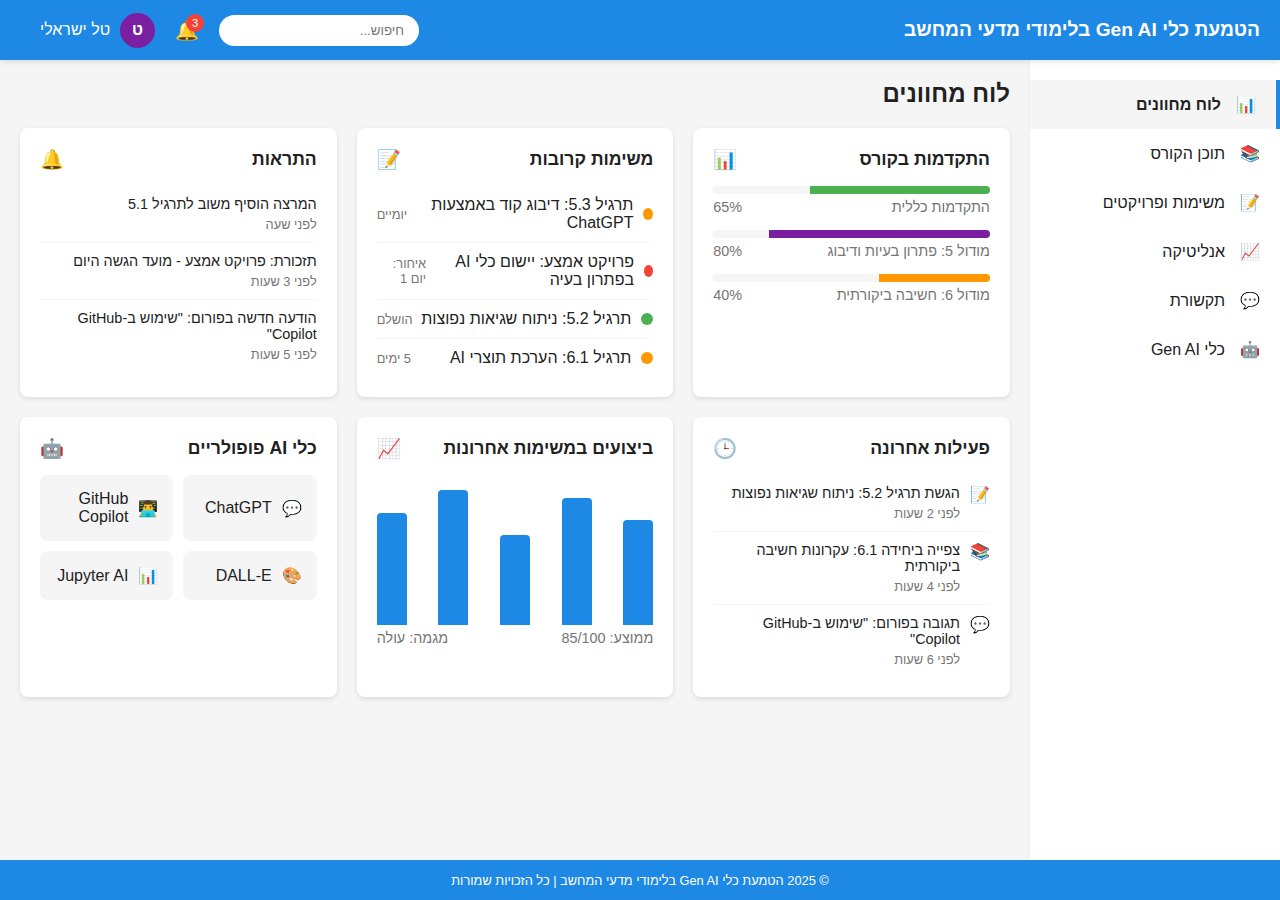
<file: dashboard_main.html>
<!DOCTYPE html>
<html lang="he" dir="rtl">
<head>
    <meta charset="UTF-8">
    <meta name="viewport" content="width=device-width, initial-scale=1.0">
    <title>מוקאפ דאשבורד - לוח מחוונים ראשי</title>
    <style>
        :root {
            --primary-color: #1E88E5;
            --secondary-color: #4CAF50;
            --tertiary-color: #7B1FA2;
            --accent-color-1: #FF9800;
            --accent-color-2: #F44336;
            --bg-color: #FFFFFF;
            --bg-color-secondary: #F5F5F5;
            --text-color: #212121;
            --text-color-light: #757575;
        }
        
        * {
            margin: 0;
            padding: 0;
            box-sizing: border-box;
            font-family: 'Roboto', 'Open Sans', sans-serif;
        }
        
        body {
            background-color: var(--bg-color-secondary);
            color: var(--text-color);
            direction: rtl;
        }
        
        .dashboard-container {
            display: grid;
            grid-template-columns: 250px 1fr;
            grid-template-rows: 60px 1fr 40px;
            grid-template-areas:
                "header header"
                "sidebar main"
                "footer footer";
            min-height: 100vh;
        }
        
        /* Header */
        .header {
            grid-area: header;
            background-color: var(--primary-color);
            color: white;
            display: flex;
            justify-content: space-between;
            align-items: center;
            padding: 0 20px;
            box-shadow: 0 2px 5px rgba(0,0,0,0.1);
            position: sticky;
            top: 0;
            z-index: 100;
        }
        
        .logo {
            display: flex;
            align-items: center;
            font-weight: bold;
            font-size: 1.2rem;
        }
        
        .logo img {
            height: 40px;
            margin-left: 10px;
        }
        
        .header-controls {
            display: flex;
            align-items: center;
        }
        
        .search-bar {
            margin-left: 20px;
            position: relative;
        }
        
        .search-bar input {
            padding: 8px 15px;
            border-radius: 20px;
            border: none;
            width: 200px;
        }
        
        .notifications {
            margin-left: 20px;
            position: relative;
        }
        
        .notifications-icon {
            color: white;
            font-size: 1.2rem;
            cursor: pointer;
        }
        
        .notification-badge {
            position: absolute;
            top: -5px;
            right: -5px;
            background-color: var(--accent-color-2);
            color: white;
            border-radius: 50%;
            width: 18px;
            height: 18px;
            font-size: 0.7rem;
            display: flex;
            justify-content: center;
            align-items: center;
        }
        
        .user-profile {
            display: flex;
            align-items: center;
            margin-left: 20px;
            cursor: pointer;
        }
        
        .user-avatar {
            width: 35px;
            height: 35px;
            border-radius: 50%;
            background-color: var(--tertiary-color);
            display: flex;
            justify-content: center;
            align-items: center;
            color: white;
            font-weight: bold;
            margin-left: 10px;
        }
        
        /* Sidebar */
        .sidebar {
            grid-area: sidebar;
            background-color: white;
            box-shadow: 2px 0 5px rgba(0,0,0,0.1);
            padding: 20px 0;
        }
        
        .nav-menu {
            list-style: none;
        }
        
        .nav-item {
            padding: 15px 20px;
            display: flex;
            align-items: center;
            cursor: pointer;
            transition: background-color 0.3s;
        }
        
        .nav-item:hover {
            background-color: var(--bg-color-secondary);
        }
        
        .nav-item.active {
            background-color: var(--bg-color-secondary);
            border-right: 4px solid var(--primary-color);
            font-weight: bold;
        }
        
        .nav-icon {
            margin-left: 15px;
            color: var(--primary-color);
        }
        
        /* Main Content */
        .main-content {
            grid-area: main;
            padding: 20px;
            overflow-y: auto;
        }
        
        .page-title {
            margin-bottom: 20px;
            font-size: 1.5rem;
            color: var(--text-color);
        }
        
        .dashboard-cards {
            display: grid;
            grid-template-columns: repeat(auto-fill, minmax(300px, 1fr));
            gap: 20px;
            margin-bottom: 20px;
        }
        
        .card {
            background-color: white;
            border-radius: 8px;
            box-shadow: 0 2px 5px rgba(0,0,0,0.1);
            padding: 20px;
        }
        
        .card-header {
            display: flex;
            justify-content: space-between;
            align-items: center;
            margin-bottom: 15px;
        }
        
        .card-title {
            font-size: 1.1rem;
            font-weight: bold;
            color: var(--text-color);
        }
        
        .card-icon {
            color: var(--primary-color);
            font-size: 1.2rem;
        }
        
        .progress-container {
            margin: 15px 0;
        }
        
        .progress-bar {
            height: 8px;
            background-color: var(--bg-color-secondary);
            border-radius: 4px;
            overflow: hidden;
        }
        
        .progress-fill {
            height: 100%;
            background-color: var(--secondary-color);
            width: 65%; /* Example progress */
        }
        
        .progress-text {
            display: flex;
            justify-content: space-between;
            margin-top: 5px;
            font-size: 0.9rem;
            color: var(--text-color-light);
        }
        
        .task-list {
            list-style: none;
        }
        
        .task-item {
            padding: 10px 0;
            border-bottom: 1px solid var(--bg-color-secondary);
            display: flex;
            justify-content: space-between;
            align-items: center;
        }
        
        .task-item:last-child {
            border-bottom: none;
        }
        
        .task-name {
            display: flex;
            align-items: center;
        }
        
        .task-status {
            width: 12px;
            height: 12px;
            border-radius: 50%;
            margin-left: 10px;
        }
        
        .status-pending {
            background-color: var(--accent-color-1);
        }
        
        .status-completed {
            background-color: var(--secondary-color);
        }
        
        .status-overdue {
            background-color: var(--accent-color-2);
        }
        
        .task-due {
            font-size: 0.8rem;
            color: var(--text-color-light);
        }
        
        .notification-list {
            list-style: none;
        }
        
        .notification-item {
            padding: 10px 0;
            border-bottom: 1px solid var(--bg-color-secondary);
        }
        
        .notification-item:last-child {
            border-bottom: none;
        }
        
        .notification-content {
            font-size: 0.9rem;
            margin-bottom: 5px;
        }
        
        .notification-time {
            font-size: 0.8rem;
            color: var(--text-color-light);
        }
        
        .activity-list {
            list-style: none;
        }
        
        .activity-item {
            padding: 10px 0;
            border-bottom: 1px solid var(--bg-color-secondary);
            display: flex;
            align-items: flex-start;
        }
        
        .activity-item:last-child {
            border-bottom: none;
        }
        
        .activity-icon {
            margin-left: 10px;
            color: var(--primary-color);
        }
        
        .activity-details {
            flex: 1;
        }
        
        .activity-text {
            font-size: 0.9rem;
            margin-bottom: 5px;
        }
        
        .activity-time {
            font-size: 0.8rem;
            color: var(--text-color-light);
        }
        
        .performance-chart {
            height: 150px;
            margin-top: 15px;
            display: flex;
            align-items: flex-end;
            justify-content: space-between;
        }
        
        .chart-bar {
            width: 30px;
            background-color: var(--primary-color);
            border-radius: 4px 4px 0 0;
        }
        
        .ai-tools {
            display: grid;
            grid-template-columns: repeat(2, 1fr);
            gap: 10px;
        }
        
        .ai-tool {
            background-color: var(--bg-color-secondary);
            border-radius: 8px;
            padding: 15px;
            display: flex;
            align-items: center;
            cursor: pointer;
            transition: background-color 0.3s;
        }
        
        .ai-tool:hover {
            background-color: rgba(30, 136, 229, 0.1);
        }
        
        .ai-tool-icon {
            margin-left: 10px;
            color: var(--tertiary-color);
        }
        
        /* Footer */
        .footer {
            grid-area: footer;
            background-color: var(--primary-color);
            color: white;
            display: flex;
            justify-content: center;
            align-items: center;
            font-size: 0.8rem;
        }
        
        /* Responsive */
        @media (max-width: 768px) {
            .dashboard-container {
                grid-template-columns: 1fr;
                grid-template-areas:
                    "header"
                    "main"
                    "footer";
            }
            
            .sidebar {
                display: none;
            }
        }
    </style>
</head>
<body>
    <div class="dashboard-container">
        <!-- Header -->
        <header class="header">
            <div class="logo">
                <span>הטמעת כלי Gen AI בלימודי מדעי המחשב</span>
            </div>
            <div class="header-controls">
                <div class="search-bar">
                    <input type="text" placeholder="חיפוש...">
                </div>
                <div class="notifications">
                    <div class="notifications-icon">🔔</div>
                    <div class="notification-badge">3</div>
                </div>
                <div class="user-profile">
                    <div class="user-avatar">ט</div>
                    <span>טל ישראלי</span>
                </div>
            </div>
        </header>
        
        <!-- Sidebar -->
        <aside class="sidebar">
            <ul class="nav-menu">
                <li class="nav-item active">
                    <div class="nav-icon">📊</div>
                    <span>לוח מחוונים</span>
                </li>
                <li class="nav-item">
                    <div class="nav-icon">📚</div>
                    <span>תוכן הקורס</span>
                </li>
                <li class="nav-item">
                    <div class="nav-icon">📝</div>
                    <span>משימות ופרויקטים</span>
                </li>
                <li class="nav-item">
                    <div class="nav-icon">📈</div>
                    <span>אנליטיקה</span>
                </li>
                <li class="nav-item">
                    <div class="nav-icon">💬</div>
                    <span>תקשורת</span>
                </li>
                <li class="nav-item">
                    <div class="nav-icon">🤖</div>
                    <span>כלי Gen AI</span>
                </li>
            </ul>
        </aside>
        
        <!-- Main Content -->
        <main class="main-content">
            <h1 class="page-title">לוח מחוונים</h1>
            
            <div class="dashboard-cards">
                <!-- Progress Card -->
                <div class="card">
                    <div class="card-header">
                        <h2 class="card-title">התקדמות בקורס</h2>
                        <div class="card-icon">📊</div>
                    </div>
                    <div class="progress-container">
                        <div class="progress-bar">
                            <div class="progress-fill"></div>
                        </div>
                        <div class="progress-text">
                            <span>התקדמות כללית</span>
                            <span>65%</span>
                        </div>
                    </div>
                    <div class="progress-container">
                        <div class="progress-bar">
                            <div class="progress-fill" style="width: 80%; background-color: var(--tertiary-color);"></div>
                        </div>
                        <div class="progress-text">
                            <span>מודול 5: פתרון בעיות ודיבוג</span>
                            <span>80%</span>
                        </div>
                    </div>
                    <div class="progress-container">
                        <div class="progress-bar">
                            <div class="progress-fill" style="width: 40%; background-color: var(--accent-color-1);"></div>
                        </div>
                        <div class="progress-text">
                            <span>מודול 6: חשיבה ביקורתית</span>
                            <span>40%</span>
                        </div>
                    </div>
                </div>
                
                <!-- Tasks Card -->
                <div class="card">
                    <div class="card-header">
                        <h2 class="card-title">משימות קרובות</h2>
                        <div class="card-icon">📝</div>
                    </div>
                    <ul class="task-list">
                        <li class="task-item">
                            <div class="task-name">
                                <div class="task-status status-pending"></div>
                                <span>תרגיל 5.3: דיבוג קוד באמצעות ChatGPT</span>
                            </div>
                            <div class="task-due">יומיים</div>
                        </li>
                        <li class="task-item">
                            <div class="task-name">
                                <div class="task-status status-overdue"></div>
                                <span>פרויקט אמצע: יישום כלי AI בפתרון בעיה</span>
                            </div>
                            <div class="task-due">איחור: יום 1</div>
                        </li>
                        <li class="task-item">
                            <div class="task-name">
                                <div class="task-status status-completed"></div>
                                <span>תרגיל 5.2: ניתוח שגיאות נפוצות</span>
                            </div>
                            <div class="task-due">הושלם</div>
                        </li>
                        <li class="task-item">
                            <div class="task-name">
                                <div class="task-status status-pending"></div>
                                <span>תרגיל 6.1: הערכת תוצרי AI</span>
                            </div>
                            <div class="task-due">5 ימים</div>
                        </li>
                    </ul>
                </div>
                
                <!-- Notifications Card -->
                <div class="card">
                    <div class="card-header">
                        <h2 class="card-title">התראות</h2>
                        <div class="card-icon">🔔</div>
                    </div>
                    <ul class="notification-list">
                        <li class="notification-item">
                            <div class="notification-content">המרצה הוסיף משוב לתרגיל 5.1</div>
                            <div class="notification-time">לפני שעה</div>
                        </li>
                        <li class="notification-item">
                            <div class="notification-content">תזכורת: פרויקט אמצע - מועד הגשה היום</div>
                            <div class="notification-time">לפני 3 שעות</div>
                        </li>
                        <li class="notification-item">
                            <div class="notification-content">הודעה חדשה בפורום: "שימוש ב-GitHub Copilot"</div>
                            <div class="notification-time">לפני 5 שעות</div>
                        </li>
                    </ul>
                </div>
                
                <!-- Recent Activity Card -->
                <div class="card">
                    <div class="card-header">
                        <h2 class="card-title">פעילות אחרונה</h2>
                        <div class="card-icon">🕒</div>
                    </div>
                    <ul class="activity-list">
                        <li class="activity-item">
                            <div class="activity-icon">📝</div>
                            <div class="activity-details">
                                <div class="activity-text">הגשת תרגיל 5.2: ניתוח שגיאות נפוצות</div>
                                <div class="activity-time">לפני 2 שעות</div>
                            </div>
                        </li>
                        <li class="activity-item">
                            <div class="activity-icon">📚</div>
                            <div class="activity-details">
                                <div class="activity-text">צפייה ביחידה 6.1: עקרונות חשיבה ביקורתית</div>
                                <div class="activity-time">לפני 4 שעות</div>
                            </div>
                        </li>
                        <li class="activity-item">
                            <div class="activity-icon">💬</div>
                            <div class="activity-details">
                                <div class="activity-text">תגובה בפורום: "שימוש ב-GitHub Copilot"</div>
                                <div class="activity-time">לפני 6 שעות</div>
                            </div>
                        </li>
                    </ul>
                </div>
                
                <!-- Performance Card -->
                <div class="card">
                    <div class="card-header">
                        <h2 class="card-title">ביצועים במשימות אחרונות</h2>
                        <div class="card-icon">📈</div>
                    </div>
                    <div class="performance-chart">
                        <div class="chart-bar" style="height: 70%;"></div>
                        <div class="chart-bar" style="height: 85%;"></div>
                        <div class="chart-bar" style="height: 60%;"></div>
                        <div class="chart-bar" style="height: 90%;"></div>
                        <div class="chart-bar" style="height: 75%;"></div>
                    </div>
                    <div class="progress-text">
                        <span>ממוצע: 85/100</span>
                        <span>מגמה: עולה</span>
                    </div>
                </div>
                
                <!-- AI Tools Card -->
                <div class="card">
                    <div class="card-header">
                        <h2 class="card-title">כלי AI פופולריים</h2>
                        <div class="card-icon">🤖</div>
                    </div>
                    <div class="ai-tools">
                        <div class="ai-tool">
                            <div class="ai-tool-icon">💬</div>
                            <span>ChatGPT</span>
                        </div>
                        <div class="ai-tool">
                            <div class="ai-tool-icon">👨‍💻</div>
                            <span>GitHub Copilot</span>
                        </div>
                        <div class="ai-tool">
                            <div class="ai-tool-icon">🎨</div>
                            <span>DALL-E</span>
                        </div>
                        <div class="ai-tool">
                            <div class="ai-tool-icon">📊</div>
                            <span>Jupyter AI</span>
                        </div>
                    </div>
                </div>
            </div>
        </main>
        
        <!-- Footer -->
        <footer class="footer">
            <p>© 2025 הטמעת כלי Gen AI בלימודי מדעי המחשב | כל הזכויות שמורות</p>
        </footer>
    </div>
</body>
</html>
</file>
